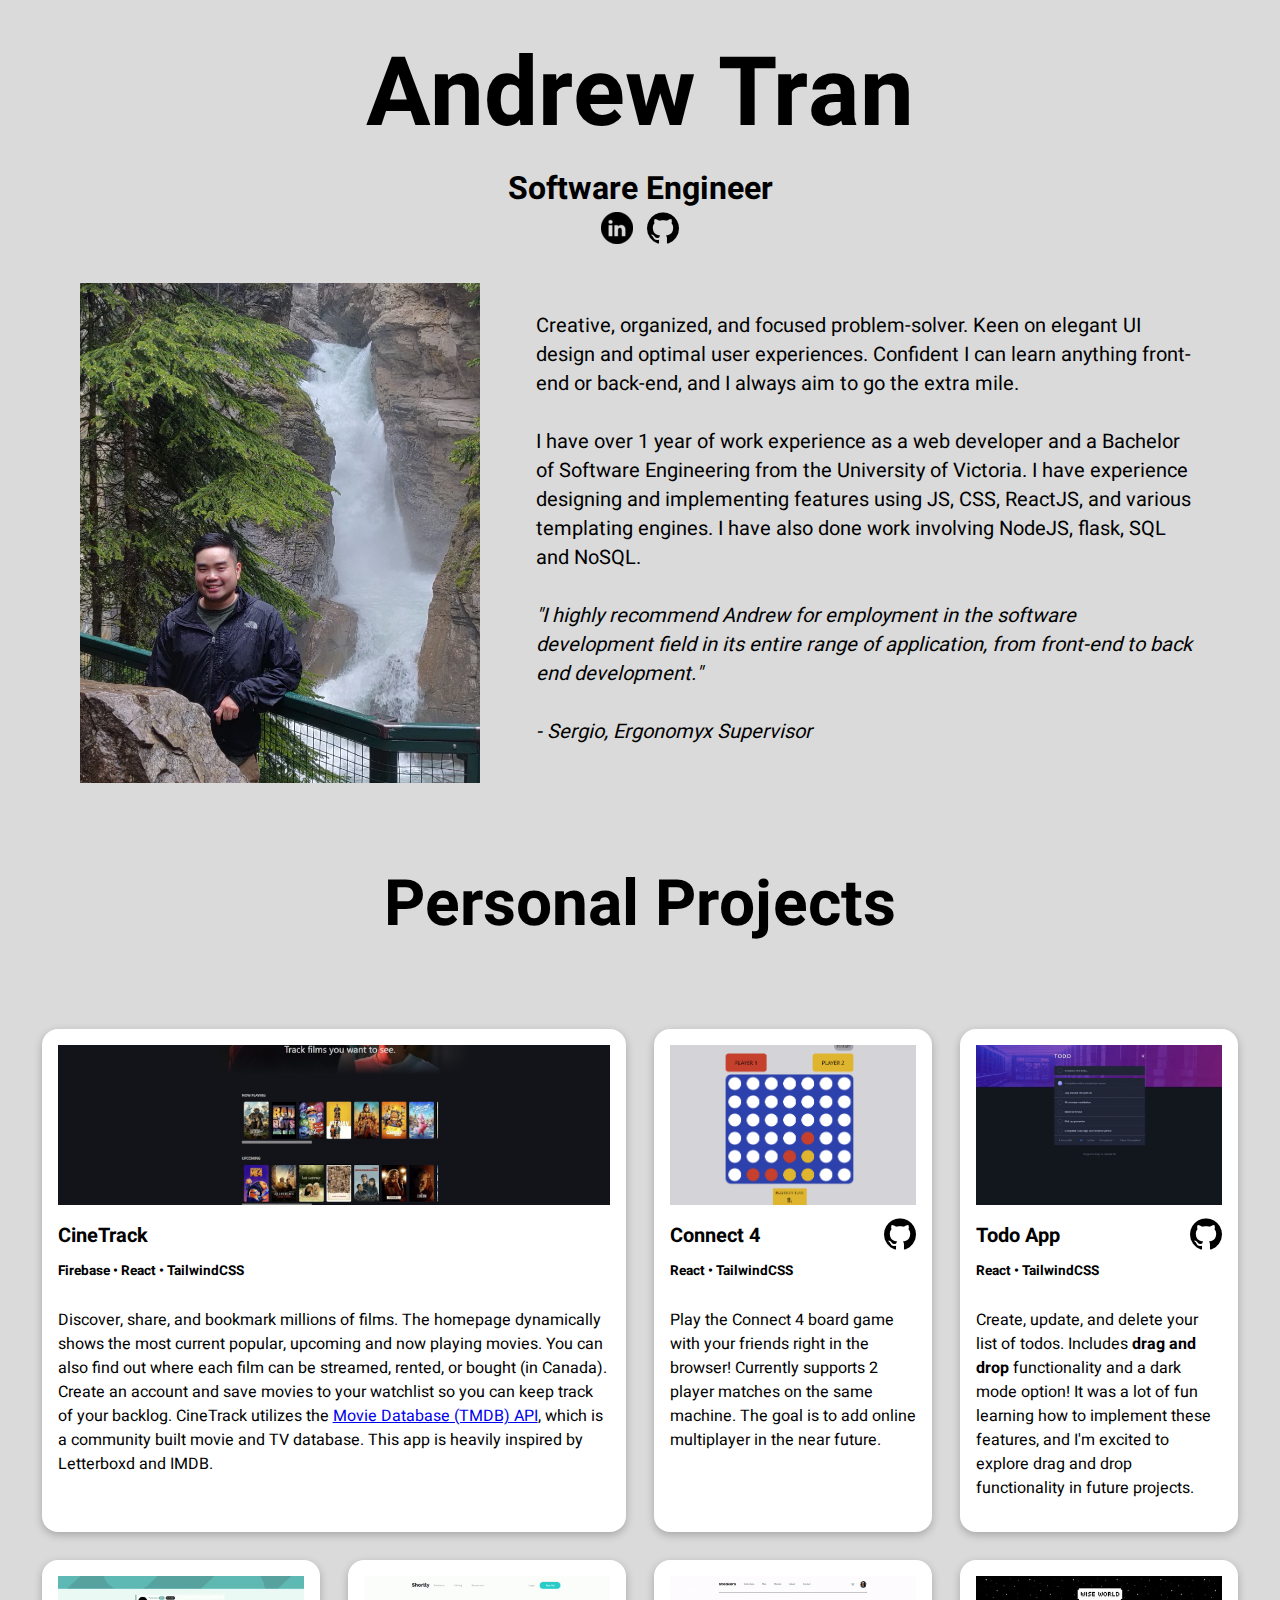
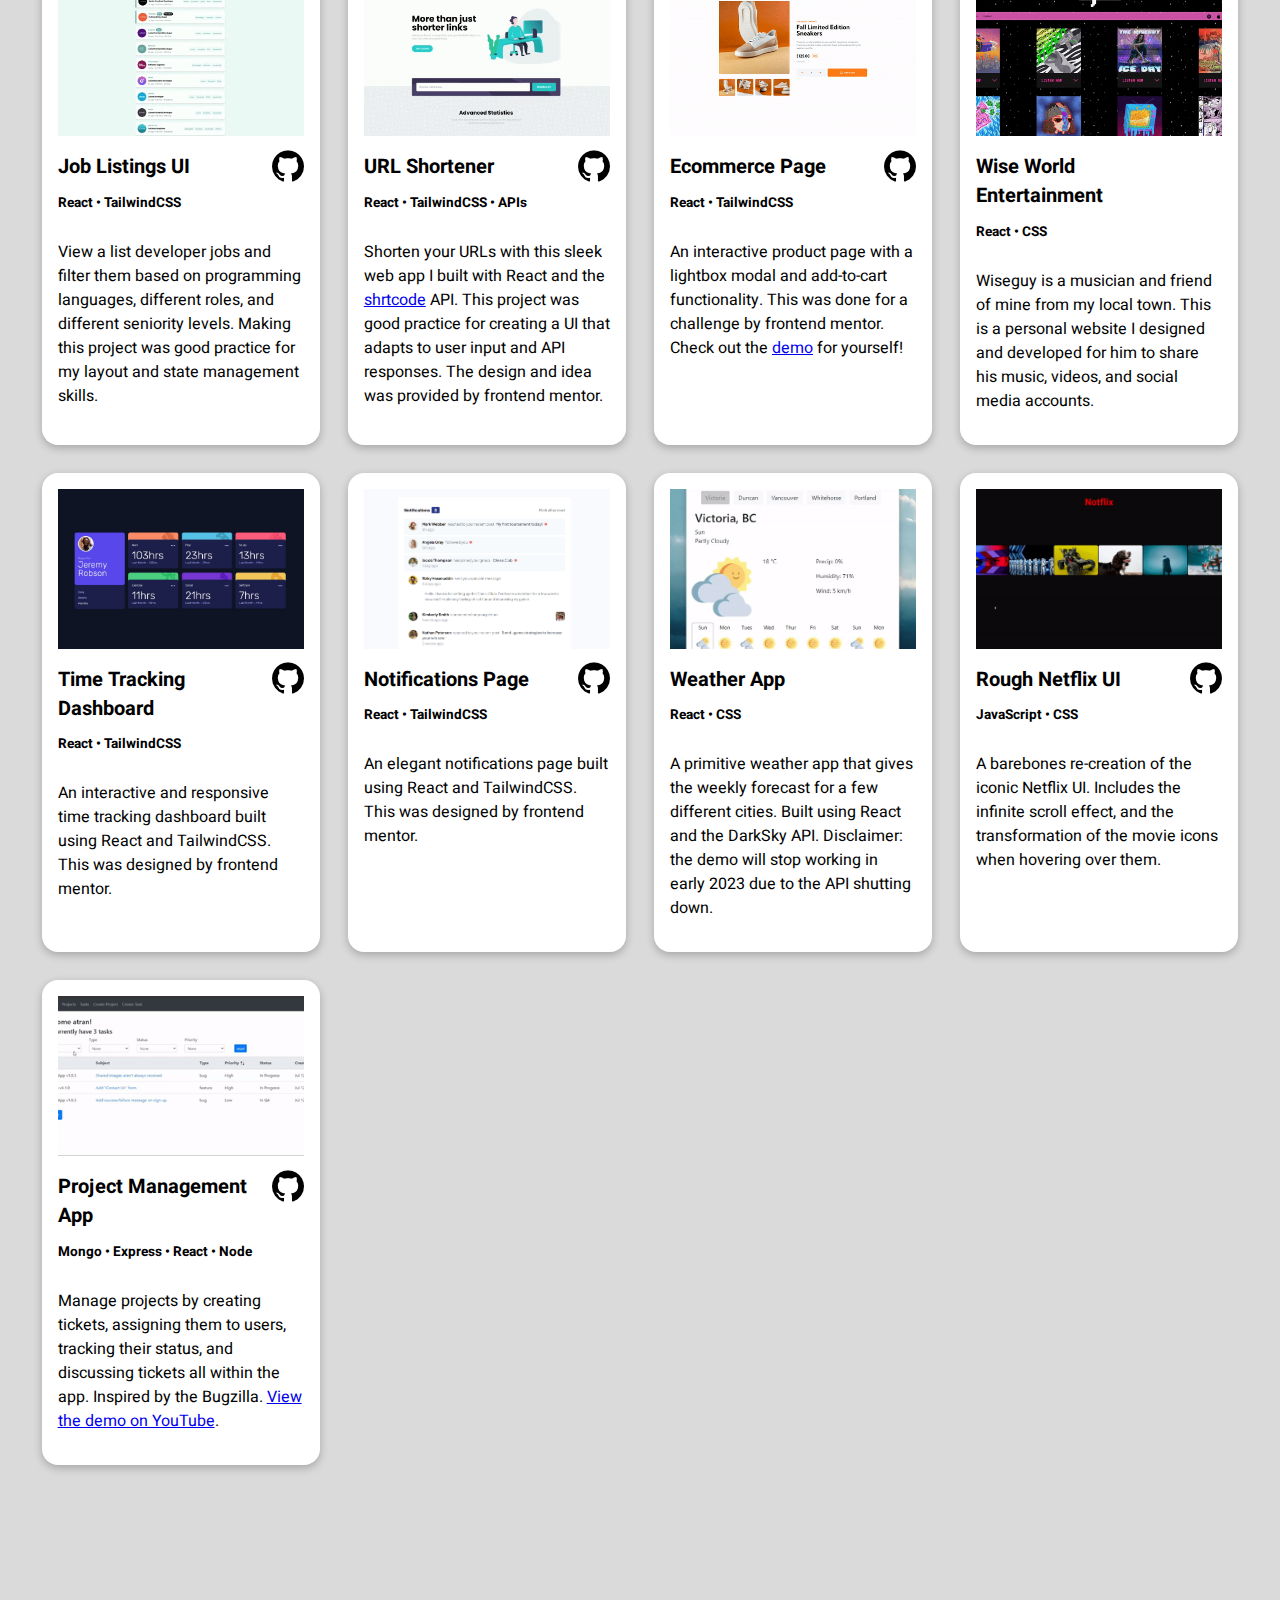
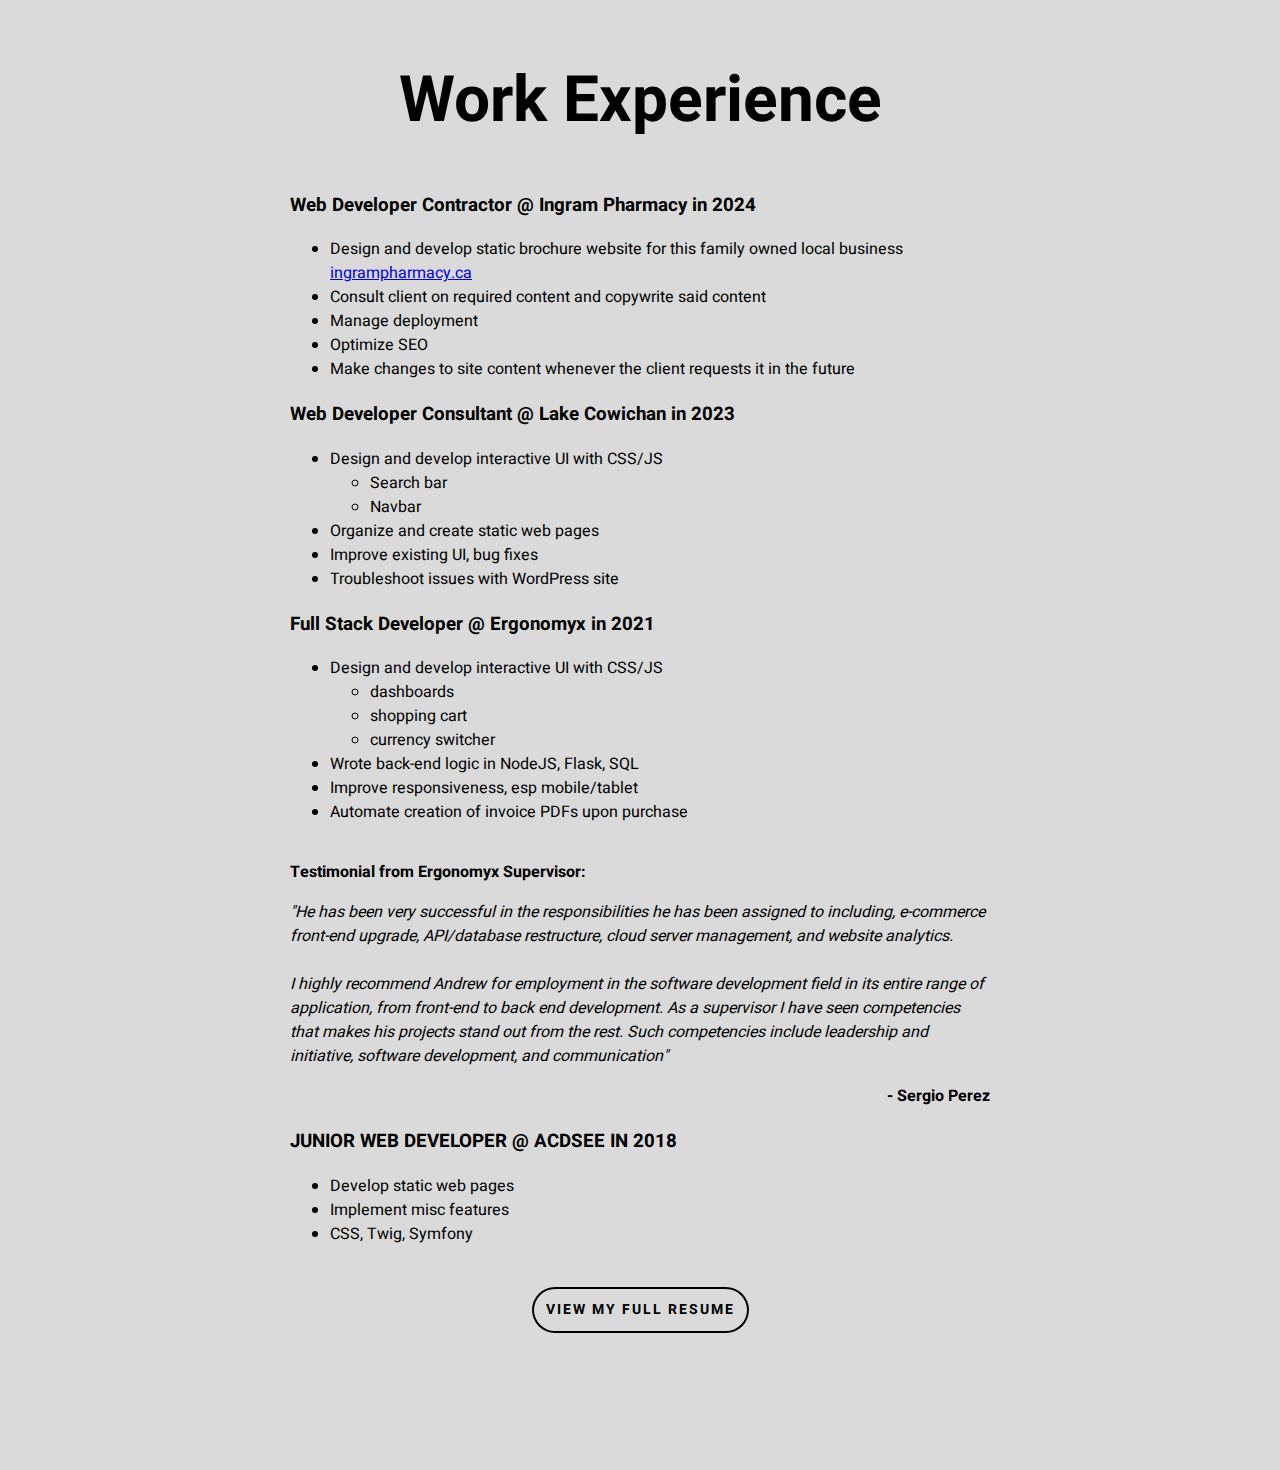
<file: public/index.html>
<!DOCTYPE html>
<html lang="en">

<head>
  <meta charset="UTF-8">
  <meta http-equiv="X-UA-Compatible" content="IE=edge">
  <meta name="viewport" content="width=device-width, initial-scale=1.0">
  <title>Andrew Tran - Full Stack Developer</title>
  <link rel="icon" type="image/x-icon" href="./favicon.ico">

  <script src="./scripts/mobile-nav.js"></script>

  <link rel="stylesheet" href="./styles/landing.css">
  <link rel="stylesheet" href="./styles/nav.css">
  <link rel="stylesheet" href="./styles/work.css">
  <link rel="stylesheet" href="./styles/projects.css">
  <link rel="stylesheet" href="./styles/base.css">
  <link rel="stylesheet" href="./styles/layout.css">
  <link rel="stylesheet" href="./styles/module.css">

  <link rel="stylesheet" href="https://fonts.googleapis.com/css?family=Heebo">
</head>

<body>
  <!-- MOBILE NAV -->
  <!-- Load an icon library to show a hamburger menu (bars) on small screens -->
  <link rel="stylesheet" href="https://cdnjs.cloudflare.com/ajax/libs/font-awesome/4.7.0/css/font-awesome.min.css">

  <!-- Mobile Nav -->
  <div class="topnav">
    <!-- Navigation links (hidden by default) -->
    <div id="myLinks">
      <a href="#work" onclick="collapseNav()">Work Experience / Resume</a>
      <a href="#portfolio" onclick="collapseNav()">Personal Projects</a>
      <a href="https://www.linkedin.com/in/trandrewxyz/" onclick="collapseNav()" target=”_blank”>LinkedIn</a>
      <a href="https://github.com/trandrew96" onclick="collapseNav()" target=”_blank”>Github</a>
    </div>
    <!-- "Hamburger menu" / "Bar icon" to toggle the navigation links -->
    <a href="javascript:void(0);" class="icon" onclick="expandNav()">
      <i class="fa fa-bars"></i>
    </a>
  </div>

  <section class="landing">
    <h1 class="landing-first-name text-center">Andrew Tran</h1>
    <h2 class="landing-subtitle text-center">Software Engineer</h2>
    <div class="text-center socials-landing">
      <a href="https://www.linkedin.com/in/trandrewxyz/" target=”_blank”><img src="./nav/linkedin_icon.png"
          alt="linkedin icon"></a>
      <a href="https://github.com/trandrew96" class="nav-github" target=”_blank”><img src="./nav/github_icon.png"
          alt="github icon"></a>
    </div>
    <div class="container-landing">
      <div class="col-landing">
        <div class="landing-portrait-container">
          <img src="./img/portrait-resized.jpg">
        </div>
      </div>
      <div class="col-landing">
        <p class="landing-paragraph">
          Creative, organized, and focused problem-solver. Keen on elegant UI design and optimal user experiences.
          Confident I can learn anything front-end or back-end, and I always aim to go the extra mile.
          <br /><br />
          I have over 1 year of work experience as a web developer and a Bachelor of Software Engineering from the
          University of
          Victoria. I have experience designing and implementing features using JS, CSS, ReactJS, and
          various templating engines.
          I have also done work involving NodeJS, flask, SQL and NoSQL.
          <br><br>
          <i class="landing-quote">
            "I highly recommend Andrew for employment in the software development field in its entire range of
            application, from front-end to back end development."
            <br><br>
            <span>- Sergio, Ergonomyx Supervisor</span>
          </i>
        </p>

      </div>
    </div>
  </section>

  <section class="projects">
    <div class="projects-container">
      <h1 class="projects-header" id="portfolio">Personal Projects</h1>
      <div class="project-grid">
        <div class="project special">
          <div class="project-thumbnail">
            <a href="https://cinetrack.trandrew.ca/" target=”_blank”>
              <img src="./img/cinetrack.jpg" data-thumbnail="./img/cinetrack.jpg" data-gif="./img/cinetrack.jpg" class="thumbnail"
                alt="connect 4">
            </a>
          </div>
          <div class="project-card-grid">
            <div class="project-card-col">
              <a href="https://cinetrack.trandrew.ca/" class="project-name" target=”_blank”>
                CineTrack 
              </a>
              <h2 class="project-skills">Firebase • React • TailwindCSS</h2>
            </div>
            <!-- <div class="project-card-col">
              <a href="https://github.com/trandrew96/connect4-react" class="project-card-github" target=”_blank”>
                <img src="./nav/github_icon.png" alt=""></a>
            </div> -->
          </div>
          <p>
            Discover, share, and bookmark millions of films. The homepage dynamically shows the most current popular, upcoming and now playing movies. You can also find out where each film can be streamed, rented, or bought (in Canada).
            Create an account and save movies to your watchlist so you can keep track of your backlog. CineTrack utilizes the <a href="https://www.themoviedb.org/">Movie Database (TMDB) API</a>, which is a community built movie and TV database. 
            This app is heavily inspired by Letterboxd and IMDB.
          </p>
        </div>
        <div class="project">
          <div class="project-thumbnail">
            <a href="https://connect4.trandrew.ca/" target=”_blank”>
              <img src="./img/connect4.PNG" data-thumbnail="./img/connect4.PNG" data-gif="./img/connect4.PNG" class="thumbnail"
                alt="connect 4">
            </a>
          </div>
          <div class="project-card-grid">
            <div class="project-card-col">
              <a href="https://connect4.trandrew.ca/" class="project-name" target=”_blank”>
                Connect 4
              </a>
              <h2 class="project-skills">React • TailwindCSS</h2>
            </div>
            <div class="project-card-col">
              <a href="https://github.com/trandrew96/connect4-react" class="project-card-github" target=”_blank”>
                <img src="./nav/github_icon.png" alt=""></a>
            </div>
          </div>
          <p>
            Play the Connect 4 board game with your friends right in the browser! Currently supports 2 player matches on the same machine. The goal is to add online multiplayer in the near future.
          </p>
        </div>
        <div class="project">
          <div class="project-thumbnail">
            <a href="https://todo.trandrew.ca/" target=”_blank”>
              <img src="./img/todo.gif" data-thumbnail="./img/todo.gif" data-gif="./img/todo-demo.gif" class="thumbnail"
                alt="todo app thumbnail">
            </a>
          </div>
          <div class="project-card-grid">
            <div class="project-card-col">
              <a href="https://todo.trandrew.ca/" class="project-name" target=”_blank”>
                Todo App
              </a>
              <h2 class="project-skills">React • TailwindCSS</h2>
            </div>
            <div class="project-card-col">
              <a href="https://github.com/trandrew96/todo-app" class="project-card-github" target=”_blank”>
                <img src="./nav/github_icon.png" alt=""></a>
            </div>
          </div>
          <p>
            Create, update, and delete your list of todos. Includes <b>drag and drop</b> functionality and a dark mode
            option! It was a lot of fun learning how to implement these features, and I'm excited to explore drag and
            drop functionality in future projects.
          </p>
        </div>

        <div class="project">
          <div class="project-thumbnail">
            <a href="https://jobs.trandrew.ca/" target=”_blank”>
              <img src="./img/jobs.gif" data-thumbnail="./img/jobs.gif" data-gif="./img/job-ui-demo.gif"
                class="thumbnail" alt="job listings app thumbnail">
            </a>
          </div>
          <div class="project-card-grid">
            <div class="project-card-col">
              <a href="https://jobs.trandrew.ca/" class="project-name" target=”_blank”>
                Job Listings UI
              </a>
              <h2 class="project-skills">React • TailwindCSS</h2>
            </div>
            <div class="project-card-col">
              <a href="https://github.com/trandrew96/todo-app" class="project-card-github" target=”_blank”>
                <img src="./nav/github_icon.png" alt=""></a>
            </div>
          </div>
          <p>
            View a list developer jobs and filter them based on programming languages, different roles,
            and different seniority levels. Making this project was good practice for my layout and state management
            skills.
          </p>
        </div>

        <div class="project">
          <div class="project-thumbnail">
            <a href="https://url-shortener.trandrew.ca/" target=”_blank”>
              <img src="./img/url-shortener-thumbnail.gif" data-thumbnail="./img/url-shortener-thumbnail.gif"
                data-gif="./img/url-shortener-demo.gif" class="thumbnail" alt="url shortener thumbnail">
            </a>
          </div>
          <div class="project-card-grid">
            <div class="project-card-col">
              <a href="https://url-shortener.trandrew.ca/" class="project-name" target=”_blank”>
                URL Shortener
              </a>
              <h2 class="project-skills">React • TailwindCSS • APIs</h2>
            </div>
            <div class="project-card-col">
              <a href="https://github.com/trandrew96/url-shortener" class="project-card-github" target=”_blank”>
                <img src="./nav/github_icon.png" alt=""></a>
            </div>
          </div>
          <p>
            Shorten your URLs with this sleek web app I built with React and the <a href="https://shrtco.de/"
              target="_blank">shrtcode</a> API. This project was good practice for creating a UI that adapts
            to user input and API responses. The design and idea was provided by frontend mentor.
          </p>
        </div>

        <div class="project">
          <div class="project-thumbnail">
            <a href="https://ecommerce-page-d5cfb.web.app/" target=”_blank”>
              <img src="./img/ecommerce-first-frame.gif" data-thumbnail="./img/ecommerce-first-frame.gif"
                data-gif="./img/ecommerce-page-demo-cropped.gif" class="thumbnail" alt="ecommerce page thumbnail">
            </a>
          </div>
          <div class="project-card-grid">
            <div class="project-card-col">
              <a href="https://ecommerce-page-d5cfb.web.app/" class="project-name" target=”_blank”>
                Ecommerce Page
              </a>
              <h2 class="project-skills">React • TailwindCSS</h2>
            </div>
            <div class="project-card-col">
              <a href="https://github.com/trandrew96/ecommerce-product-page-ui" class="project-card-github"
                target=”_blank”>
                <img src="./nav/github_icon.png" alt=""></a>
            </div>
          </div>
          <p>
            An interactive product page with a lightbox modal and add-to-cart functionality. This was done for a
            challenge
            by frontend mentor. Check out the <a href="https://ecommerce-page-d5cfb.web.app/">demo</a> for yourself!
          </p>
        </div>

        <div class="project">
          <div class="project-thumbnail">
            <a href="https://wiseworldentertainment.com/" target=”_blank”> <img src="./img/wiseworld-demo.png"
                data-thumbnail="./img/wiseworld-demo.png" data-gif="./img/wiseworld-demo.gif" class="thumbnail"
                alt="wise world entertainment thumbnail"></a>
          </div>
          <div class="project-card-grid">
            <div class="project-card-col">
              <a class="project-name" href="https://wiseworldentertainment.com/" target=”_blank”>
                Wise World Entertainment
              </a>
              <h2 class="project-skills">React • CSS</h2>
            </div>
            <div class="project-card-col">
            </div>
          </div>
          <p>
            Wiseguy is a musician and friend of mine from my local town. This is a personal website I designed and
            developed for him to share his music, videos, and social media accounts.
          </p>
        </div>
        <div class="project">
          <div class="project-thumbnail">
            <a href="https://time-tracking-dashboard-683c2.web.app/" target=”_blank”>
              <img src="./img/time-tracking-dashboard-large.JPG"
                data-thumbnail="./img/time-tracking-dashboard-large.JPG"
                data-gif="./img/time tracker dashboard demo.gif" class="thumbnail" alt="time tracking dashboard">
            </a>
          </div>
          <div class="project-card-grid">
            <div class="project-card-col">
              <a href="https://time-tracking-dashboard-683c2.web.app/" class="project-name" target=”_blank”>
                Time Tracking Dashboard
              </a>
              <h2 class="project-skills">React • TailwindCSS</h2>
            </div>
            <div class="project-card-col">
              <a href="https://github.com/trandrew96/Time-tracking-dashboard" class="project-card-github"
                target=”_blank”>
                <img src="./nav/github_icon.png" alt=""></a>
            </div>
          </div>
          <p>
            An interactive and responsive time tracking dashboard built using React and TailwindCSS. This was designed
            by frontend mentor.
          </p>
        </div>
        <div class="project">
          <div class="project-thumbnail">
            <a href="https://frontend-mentor-noti-page.web.app/" target=”_blank”>
              <img src="./img/notifications-page.PNG" data-thumbnail="./img/notifications-page.PNG"
                data-gif="./img/notifications-page.PNG" class="thumbnail" alt="notifications page">
            </a>
          </div>
          <div class="project-card-grid">
            <div class="project-card-col">
              <a href="https://frontend-mentor-noti-page.web.app/" class="project-name" target=”_blank”>
                Notifications Page
              </a>
              <h2 class="project-skills">React • TailwindCSS</h2>
            </div>
            <div class="project-card-col">
              <a href="https://github.com/trandrew96/Notifications-page-for-Frontend-Mentor" class="project-card-github"
                target=”_blank”>
                <img src="./nav/github_icon.png" alt=""></a>
            </div>
          </div>
          <p>
            An elegant notifications page built using React and TailwindCSS. This was designed by frontend mentor.
          </p>
        </div>
        <div class="project">
          <div class="project-thumbnail">
            <img src="./img/weather-demo.PNG" data-thumbnail="./img/weather-demo.PNG" data-gif="./img/weather-demo.gif"
              class="thumbnail" alt="weather app thumbnail">
          </div>
          <div class="project-card-grid">
            <div class="project-card-col">
              <a class="project-name">
                Weather App
              </a>
              <h2 class="project-skills">React • CSS</h2>
            </div>
            <div class="project-card-col">
            </div>
          </div>
          <p>
            A primitive weather app that gives the weekly forecast for a few different cities. Built using React and the
            DarkSky API. Disclaimer: the demo will stop working in early 2023 due to the API shutting down.
          </p>
        </div>
        <div class="project">
          <div class="project-thumbnail">
            <a href="https://notflix-e0f18.firebaseapp.com/" target=”_blank”>
              <img src="./img/notflix.png" data-thumbnail="./img/notflix.png" data-gif="./img/notflix.gif"
                class="thumbnail" alt="netflix ui clone thumbnail">
            </a>
          </div>
          <div class="project-card-grid">
            <div class="project-card-col">
              <a class="project-name" href="https://notflix-e0f18.firebaseapp.com/" target=”_blank”>
                Rough Netflix UI
              </a>
              <h2 class="project-skills">JavaScript • CSS</h2>
            </div>
            <div class="project-card-col">
              <a href="https://github.com/trandrew96/netflix-slider" class="project-card-github" target=”_blank”><img
                  src="./nav/github_icon.png" alt=""></a>
            </div>
          </div>

          <p>
            A barebones re-creation of the iconic Netflix UI. Includes the infinite scroll effect, and the
            transformation
            of the movie icons when hovering over them.
          </p>
        </div>
        <div class="project">
          <div class="project-thumbnail">
            <img src="./img/project-tracker-demo.PNG" data-thumbnail="./img/project-tracker-demo.PNG"
              data-gif="./img/project-tracker-demo.gif" class="thumbnail" alt="project management app">
          </div>
          <div class="project-card-grid">
            <div class="project-card-col">
              <span class="project-name">Project Management App</span>
              <h2 class="project-skills">Mongo • Express • React • Node</h2>
            </div>
            <div class="project-card-col">
              <a href="https://github.com/trandrew96/project-tracker" class="project-card-github" target=”_blank”>
                <img src="./nav/github_icon.png" alt=""></a>
            </div>
          </div>
          <p>
            Manage projects by creating tickets, assigning them to users, tracking their status, and discussing tickets
            all within the app. Inspired by the Bugzilla. <a href="https://youtu.be/p2aux0CgdZg?t=65"
              target=”_blank”>View the demo on
              YouTube</a>.
          </p>
        </div>
      </div>
    </div>

  </section>

  <section class="work">
    <h1 class="text-center work-header" id="work">Work Experience</h1>
    <section class="info-section">
      <div class="">
        <h3>Web Developer Contractor @ Ingram Pharmacy in 2024</h3>
        <ul>
          <li>Design and develop static brochure website for this family owned local business
            <br/>
            <a href="https://ingrampharmacy.ca/" target="_blank">ingrampharmacy.ca</a></li>
          <li>Consult client on required content and copywrite said content</li>
          <li>Manage deployment</li>
          <li>Optimize SEO</li>
          <li>Make changes to site content whenever the client requests it in the future</li>
        </ul>
      </div>
      <div class="">
        <h3>Web Developer Consultant @ Lake Cowichan in 2023</h3>
        <ul>
          <li>Design and develop interactive UI with CSS/JS</li>
          <ul>
            <li>Search bar</li>
            <li>Navbar</li>
          </ul>
          <li>Organize and create static web pages</li>
          <li>Improve existing UI, bug fixes</li>
          <li>Troubleshoot issues with WordPress site</li>
        </ul>
      </div>
      <div class="">
        <h3>Full Stack Developer @ Ergonomyx in 2021</h3>
        <ul>
          <li>Design and develop interactive UI with CSS/JS</li>
          <ul>
            <li>dashboards</li>
            <li>shopping cart</li>
            <li>currency switcher</li>
          </ul>
          <li>Wrote back-end logic in NodeJS, Flask, SQL</li>
          <li>Improve responsiveness, esp mobile/tablet</li>
          <li>Automate creation of invoice PDFs upon purchase</li>
        </ul>
        <div class="pt-5">
          <b>Testimonial from Ergonomyx Supervisor:</b>
          <p><i>"He has been very successful in the responsibilities
              he has been assigned to including, e-commerce front-end upgrade, API/database
              restructure, cloud server management, and website analytics.
              <br /><br />
              I highly recommend Andrew for employment in the software development field in its
              entire range of application, from front-end to back end development.
              As a supervisor I have seen competencies that makes his projects stand out from the
              rest. Such competencies include leadership and initiative, software development, and communication"
            </i>
          </p>
          <div class="text-right">
            <b>- Sergio Perez</b>
          </div>
        </div>
      </div>
      <div class="">
        <h3>JUNIOR WEB DEVELOPER @ ACDSEE IN 2018</h3>
        <ul>
          <li>Develop static web pages</li>
          <li>Implement misc features</li>
          <li>CSS, Twig, Symfony</li>
        </ul>
      </div>
    </section>
    <div class="text-center pt-6">
      <a href="./Andrew Tran - Software Developer Resume.pdf" target=”_blank”>
        <button class="btn-resume">
          View my full resume
        </button>
        <!-- <img src="./png-icon.png" class="pdf-icon" alt=""> -->
      </a>
    </div>

  </section>

  <!-- Script for changing thumbnails on project card hover -->
  <script src="./scripts/portfolio-cards.js"></script>
</body>

</html>
</file>
<file: public/styles/landing.css>
.landing {
  margin: auto;
}

.landing-first-name {
  font-size: 4rem;
  margin: 0;
}

.landing-subtitle {
  font-size: 2rem;
}

.landing-paragraph {
  font-size: 1rem;
  max-width: 50ch;
}

.container-landing {
  display: flex;
  width: min(95%, 70rem);
  margin: auto;
  gap: 1rem;
  flex-wrap: wrap;
  margin-top: 2rem;
}

.col-landing {
  display: flex;
  align-items: center;
}

.landing-portrait-container {
  width: 100%;
}

.landing-portrait-container img {
  object-fit: cover;
  width: 100px;
  height: 100px;
  border-radius: 50%;
  text-align: center;
  display: block;
  margin-left: auto;
  margin-right: auto;
}

.socials-landing {
  display: none;
}

/* Mobile */
@media screen and (max-width: 767px) {
  .landing-subtitle {
    margin-top: 0;
  }
  .col-landing {
    width: 100%;
  }
 .landing-paragraph {
    margin-left: auto;
    margin-right: auto;
 } 
}

/* Tablet */ 
@media screen and (min-width: 768px) and (max-width: 1023px) {
  .container-landing {
    flex-wrap: nowrap
  }
  .landing-first-name {
    margin-top: 50px;
  }
  .landing-portrait-container img {
    object-fit: cover;
    width: 300px;
    height: 400px;
    border-radius: 0%;
    text-align: center;
    display: block;
    margin-left: auto;
    margin-right: auto;
  }
  .landing-paragraph {
    max-width: 60ch;
  }
}

/* Desktop */
@media screen and (min-width: 1024px) {
  .landing {
    padding-top: 1rem;
    margin-bottom: 2rem;
  }
  .landing-first-name {
    font-size: 6rem;
    margin-top: 0;
  }
  .landing-subtitle {
    margin: 0;
  }
  .landing-paragraph {
    margin-top: 10px;
    font-size: 1.25rem;
    max-width: 60ch;
  }
  .landing-quote {
    font-size: 1.25rem;
  }
  .container-landing {
    gap: 3.5rem;
  }
  .container-landing {
    flex-wrap: nowrap
  }

  .landing-portrait-container img {
    width: 400px;
    height: 500px;
    border-radius: 0%;
    text-align: center;
    display: block;
    margin-left: auto;
    margin-right: auto;
  }
  
  .socials-landing {
    display: block;
  }
}
</file>
<file: public/styles/nav.css>
.nav {
  display: flex;
  align-items: center;
  justify-content: center;
}

.nav a {
  text-align: center;
}

.nav-github {
  margin-left: 10px;
}

.nav-logo {
  text-align: center;
  margin: auto;
}

.nav-info {
  float: right;
}

.nav-logo,
.nav-info {
  color: black;
  text-decoration: none;
  font-size:2rem;
  font-weight: bold;
}

@media screen and (min-width: 1200px) {
  .nav {
    width: min(95%, 90rem);
    margin: auto;
  }
}

/* MOBILE NAV */
.topnav {
  overflow: hidden;
  position: relative;
  min-height: 3rem;
}

/* Hide the links inside the navigation menu (except for logo/home) */
.topnav #myLinks {
  display: none;
}

/* Style navigation menu links */
.topnav a {
  color: black;
  padding: 14px 16px;
  text-decoration: none;
  font-size: 17px;
  display: block;
}

/* Style the hamburger menu */
.topnav a.icon {
  /* background: black; */
  display: block;
  position: absolute;
  right: 0;
  top: 0;
}

/* Add a grey background color on mouse-over */
.topnav a:hover {
  background-color: #ddd;
  color: black;
}

/* Style the active link (or home/logo) */
.active {
  /* background-color: #04AA6D; */
  color: black;
}


/* BREAKPOINTS FOR DISPLAYING NAVS */
@media screen and (min-width: 830px) {
  .topnav {
    display: none;
  }
}

@media screen and (max-width: 50em) {
  .nav {
    display: none;
  }
}
</file>
<file: public/styles/work.css>
/* Work experience section */
.work {
  padding-top: 5rem;
  padding-bottom: 8em;
  padding-left: 7px;
  padding-right: 7px;
}

.work-header {
  font-size: 2rem;
  padding-top: 2rem;
}

.info-section {
  max-width: 700px;
  flex-wrap: wrap;
  justify-content: center;
  gap: 1rem;
  margin: auto;
}

.info-section-col p {
  max-width: 50ch;
}

.resume-link {
  text-decoration: none;
  color: black;
  font-weight: bold;
  font-size: 1.5rem;
}

.pdf-icon {
  width: 2rem;
}

/* Laptop */
@media (min-width: 55em) {
  .work-header {
    font-size: 4rem;
  }
}
</file>
<file: public/styles/projects.css>
.projects-header {
  font-size: 2rem;
  text-align: center;
}

.projects {
  width: min(95%, 90rem);
  min-height: 100vh;
  margin: auto;
  display: grid;
  place-items: center;
}

.project-grid {
  display: grid;
  gap: 1.5rem;
  padding-block: 2rem;
  width: 100%;
}

.project {
  /* border: 1px solid green; */
  background-color: white;
  border-radius: 1em;
  margin: 2px;
  padding: 1rem;
  box-shadow: rgba(0, 0, 0, 0.24) 0px 3px 8px;
}
.project.special {
  grid-column: span 2;
}
@media screen and (max-width:35em) {
  .project.special {
    grid-column: span 1;
  }
}

.project-thumbnail {
 width: 100%;
 height: 10em;
 background-color: green;
}

.project-thumbnail img {
  width: 100%;
  height: 100%;
  object-fit: cover;
}

.thumbnail-gif {
  display: none;
}

.project-name {
  font-size: 1.25rem;
  font-weight:bold;
  margin-top: 1rem;
  display: inline-block;
  text-decoration: none;
  color: black;
}

.project-name:visited{
  color: black;
}

.project-skills {
  font-size: .85rem;
}

.project-grid {
  grid-template-columns: 1fr;
}

.project-card-grid {
  display: grid;
  grid-template-columns: 4fr 1fr;
}

.project-card-github {
  display: block;
  margin-block-start: 0.83em;
  margin-block-end: 0.83em;
  float:right;
}

@media (min-width: 35em) {
  .project-grid {
    grid-template-columns: repeat(2, 1fr);
  }
}

/* Laptop */
@media (min-width: 55em) {
  .projects-header {
    font-size: 4em;
  }
  .project-grid {
    grid-template-columns: repeat(3, 1fr);
  }
}

/* Desktop? */
@media (min-width: 75em) {
  .project-grid {
    grid-template-columns: repeat(4, 1fr);
  }
}
</file>
<file: public/styles/base.css>
* {
  font-family: heebo;
}

body {
  background-color: #DADADA;
}
</file>
<file: public/styles/layout.css>
.text-center {
  text-align: center;
}

.pt-5 {
  padding-top: 1.25rem;
}

.pt-6 {
  padding-top: 1.5rem;
}

.text-right {
  text-align: right;
}
</file>
<file: public/styles/module.css>
/* Resume Button */
.btn-resume {
  display: inline-block;
  outline: none;
  cursor: pointer;
  font-size: 14px;
  line-height: 1;
  border-radius: 500px;
  transition-property: background-color,border-color,color,box-shadow,filter;
  transition-duration: .3s;
  border: 1px solid transparent;
  letter-spacing: 2px;
  min-width: 160px;
  text-transform: uppercase;
  white-space: normal;
  font-weight: 700;
  text-align: center;
  padding: 16px 14px 18px;
  color: black;
  box-shadow: inset 0 0 0 2px black;
  background-color: transparent;
  height: 48px;
}

.btn-resume:hover{
  color: #fff;
  background-color: black;
}
</file>
